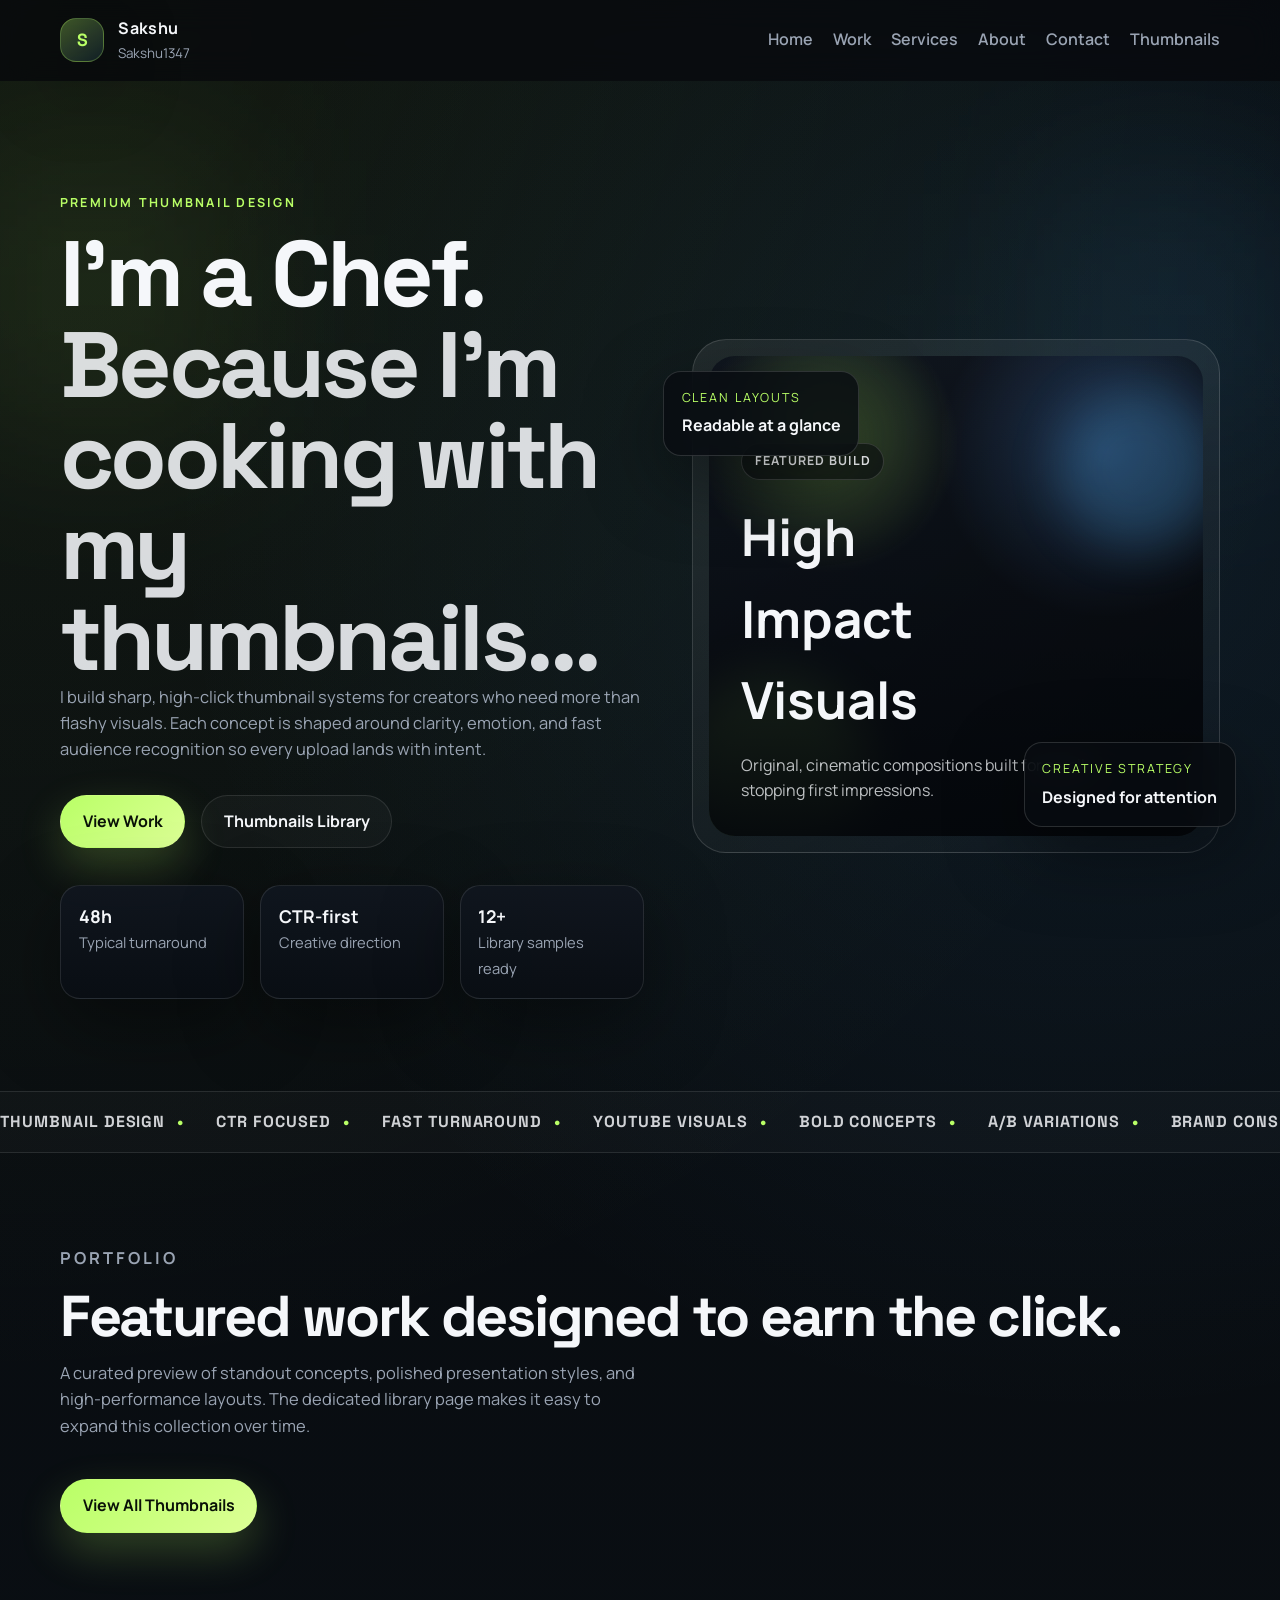
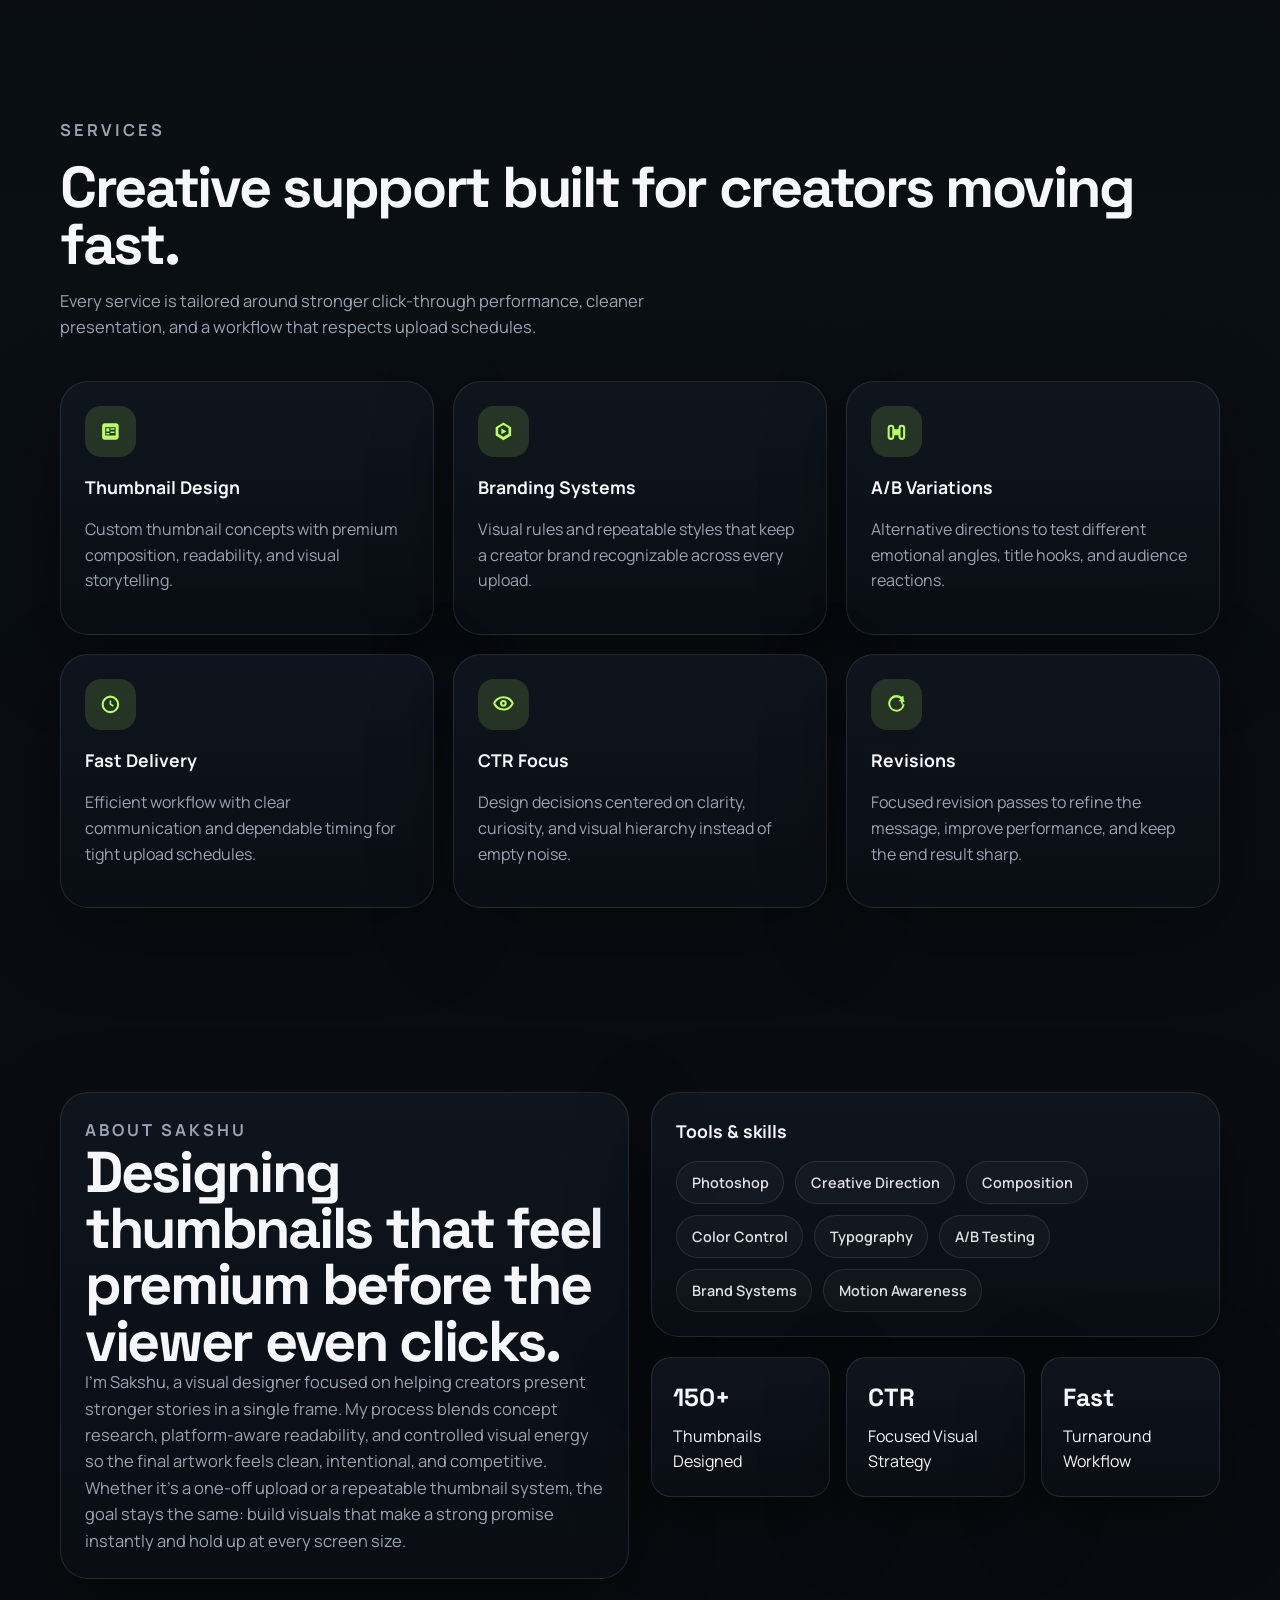
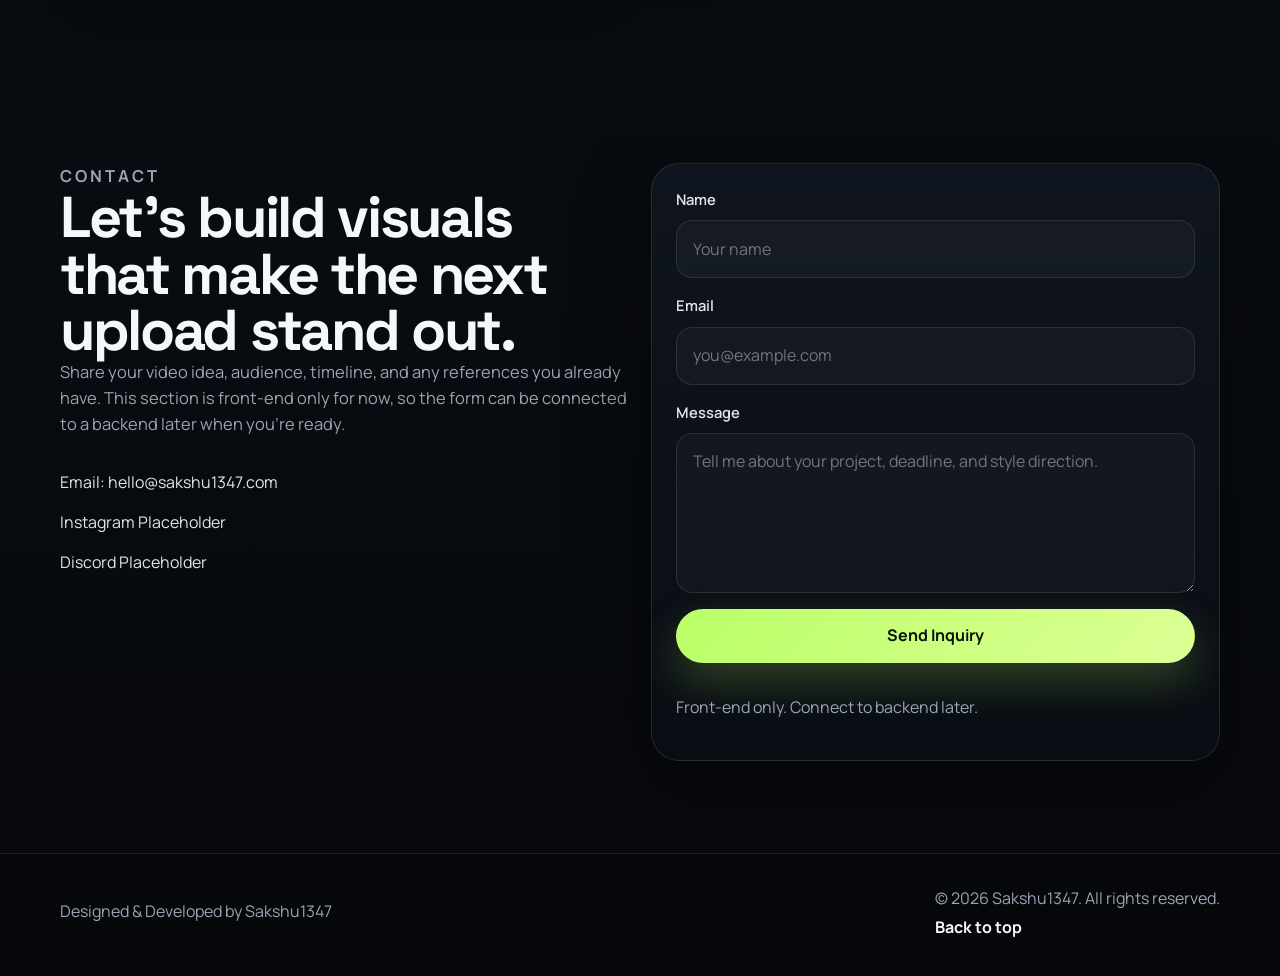
<file: index.html>
<!DOCTYPE html>
<html lang="en" data-page="home">
<head>
  <meta charset="UTF-8">
  <meta name="viewport" content="width=device-width, initial-scale=1.0">
  <title>Sakshu1347 | Thumbnail Designer Portfolio</title>
  <meta name="description" content="Sakshu1347 is a premium thumbnail designer crafting high-CTR, polished visuals for creators who want their videos to stand out.">
  <meta name="keywords" content="Sakshu1347, Sakshu, thumbnail designer, YouTube thumbnails, portfolio, creative direction">
  <meta name="author" content="Sakshu1347">
  <meta name="robots" content="index, follow">
  <meta name="theme-color" content="#07090d">
  <meta property="og:title" content="Sakshu1347 | Thumbnail Designer Portfolio">
  <meta property="og:description" content="A dark, premium portfolio for Sakshu featuring featured work, services, about, and a dedicated thumbnails library.">
  <meta property="og:type" content="website">
  <meta property="og:url" content="https://sakshu1347.github.io/">
  <meta property="og:image" content="assets/favicon.svg">
  <meta property="og:site_name" content="Sakshu1347 Portfolio">
  <link rel="icon" href="assets/favicon.svg" type="image/svg+xml">
  <link rel="preconnect" href="https://fonts.googleapis.com">
  <link rel="preconnect" href="https://fonts.gstatic.com" crossorigin>
  <link href="https://fonts.googleapis.com/css2?family=Manrope:wght@400;500;600;700;800&family=Space+Grotesk:wght@500;700&display=swap" rel="stylesheet">
  <link rel="stylesheet" href="style.css">
</head>
<body>
  <div class="site-shell">
    <header class="site-header" id="top">
      <div class="container nav-wrap">
        <a class="brand" href="#home" aria-label="Sakshu home">
          <span class="brand-mark">S</span>
          <span class="brand-copy">
            <strong>Sakshu</strong>
            <span>Sakshu1347</span>
          </span>
        </a>

        <button class="nav-toggle" type="button" aria-expanded="false" aria-controls="primary-nav" aria-label="Toggle navigation">
          <span></span>
          <span></span>
          <span></span>
        </button>

        <nav class="site-nav" id="primary-nav" aria-label="Primary">
          <a href="#home">Home</a>
          <a href="#work">Work</a>
          <a href="#services">Services</a>
          <a href="#about">About</a>
          <a href="#contact">Contact</a>
          <a href="thumbnails.html">Thumbnails</a>
        </nav>
      </div>
    </header>

    <main>
      <section class="hero section" id="home">
        <div class="hero-glow hero-glow-a"></div>
        <div class="hero-glow hero-glow-b"></div>
        <div class="container hero-grid">
          <div class="hero-copy">
            <p class="eyebrow">Premium Thumbnail Design</p>
            <h1 class="hero-title">I&rsquo;m a Chef.<br><span>Because I&rsquo;m cooking with my thumbnails...</span></h1>
            <p class="hero-text">
              I build sharp, high-click thumbnail systems for creators who need more than flashy visuals. Each concept is shaped around clarity, emotion, and fast audience recognition so every upload lands with intent.
            </p>

            <div class="hero-actions">
              <a class="button button-primary" href="#work">View Work</a>
              <a class="button button-secondary" href="thumbnails.html">Thumbnails Library</a>
            </div>

            <div class="hero-meta">
              <div class="meta-card">
                <strong>48h</strong>
                <span>Typical turnaround</span>
              </div>
              <div class="meta-card">
                <strong>CTR-first</strong>
                <span>Creative direction</span>
              </div>
              <div class="meta-card">
                <strong>12+</strong>
                <span>Library samples ready</span>
              </div>
            </div>
          </div>

          <div class="hero-visual" aria-hidden="true">
            <div class="hero-preview">
              <div class="preview-frame">
                <div class="preview-surface preview-surface-main">
                  <div class="preview-overlay">
                    <span class="preview-badge">Featured Build</span>
                    <div class="preview-copy">
                      <strong>High Impact Visuals</strong>
                      <p>Original, cinematic compositions built for scroll-stopping first impressions.</p>
                    </div>
                  </div>
                </div>
              </div>
              <div class="float-card float-card-top">
                <span>Clean Layouts</span>
                <strong>Readable at a glance</strong>
              </div>
              <div class="float-card float-card-bottom">
                <span>Creative Strategy</span>
                <strong>Designed for attention</strong>
              </div>
            </div>
          </div>
        </div>
      </section>

      <section class="marquee" aria-label="Highlight keywords">
        <div class="marquee-track">
          <span>Thumbnail Design</span>
          <span>CTR Focused</span>
          <span>Fast Turnaround</span>
          <span>YouTube Visuals</span>
          <span>Bold Concepts</span>
          <span>A/B Variations</span>
          <span>Brand Consistency</span>
          <span>Thumbnail Design</span>
          <span>CTR Focused</span>
          <span>Fast Turnaround</span>
          <span>YouTube Visuals</span>
          <span>Bold Concepts</span>
          <span>A/B Variations</span>
          <span>Brand Consistency</span>
        </div>
      </section>

      <section class="section section-work" id="work">
        <div class="container">
          <div class="section-heading">
            <p class="eyebrow">Portfolio</p>
            <h2>Featured work designed to earn the click.</h2>
            <p>
              A curated preview of standout concepts, polished presentation styles, and high-performance layouts. The dedicated library page makes it easy to expand this collection over time.
            </p>
          </div>

          <div class="section-actions">
            <a class="button button-primary" href="thumbnails.html">View All Thumbnails</a>
          </div>
        </div>
      </section>

      <section class="section" id="services">
        <div class="container">
          <div class="section-heading">
            <p class="eyebrow">Services</p>
            <h2>Creative support built for creators moving fast.</h2>
            <p>
              Every service is tailored around stronger click-through performance, cleaner presentation, and a workflow that respects upload schedules.
            </p>
          </div>

          <div class="services-grid">
            <article class="service-card">
              <div class="service-icon" aria-hidden="true">
                <svg viewBox="0 0 24 24" role="img">
                  <path d="M4 6.5C4 5.12 5.12 4 6.5 4h11C18.88 4 20 5.12 20 6.5v11c0 1.38-1.12 2.5-2.5 2.5h-11A2.5 2.5 0 0 1 4 17.5v-11Zm3 1.5v8h10V8H7Zm1 1h3v3H8V9Zm4 0h4v1.5h-4V9Zm0 3h4v1.5h-4V12Zm-4 1.5h3V15H8v-1.5Z"></path>
                </svg>
              </div>
              <h3>Thumbnail Design</h3>
              <p>Custom thumbnail concepts with premium composition, readability, and visual storytelling.</p>
            </article>

            <article class="service-card">
              <div class="service-icon" aria-hidden="true">
                <svg viewBox="0 0 24 24" role="img">
                  <path d="M12 3.5 4.5 8v8L12 20.5 19.5 16V8L12 3.5Zm0 2.28 5 3v5.44l-5 3-5-3V8.78l5-3Zm-2 3.47v5.5l5-2.75-5-2.75Z"></path>
                </svg>
              </div>
              <h3>Branding Systems</h3>
              <p>Visual rules and repeatable styles that keep a creator brand recognizable across every upload.</p>
            </article>

            <article class="service-card">
              <div class="service-icon" aria-hidden="true">
                <svg viewBox="0 0 24 24" role="img">
                  <path d="M6.75 5.5A3.25 3.25 0 0 1 10 8.75V10h4V8.75a3.25 3.25 0 1 1 6.5 0V17a3.25 3.25 0 1 1-6.5 0v-1.25H10V17a3.25 3.25 0 1 1-6.5 0V8.75A3.25 3.25 0 0 1 6.75 5.5Zm0 2A1.25 1.25 0 0 0 5.5 8.75V17a1.25 1.25 0 1 0 2.5 0V8.75A1.25 1.25 0 0 0 6.75 7.5Zm10.5 0A1.25 1.25 0 0 0 16 8.75V17a1.25 1.25 0 1 0 2.5 0V8.75a1.25 1.25 0 0 0-1.25-1.25Z"></path>
                </svg>
              </div>
              <h3>A/B Variations</h3>
              <p>Alternative directions to test different emotional angles, title hooks, and audience reactions.</p>
            </article>

            <article class="service-card">
              <div class="service-icon" aria-hidden="true">
                <svg viewBox="0 0 24 24" role="img">
                  <path d="M12 3.5a8.5 8.5 0 1 0 8.5 8.5A8.51 8.51 0 0 0 12 3.5Zm0 2A6.5 6.5 0 1 1 5.5 12 6.51 6.51 0 0 1 12 5.5Zm-.75 2.75v4.1l3.2 1.92.8-1.36-2.5-1.5V8.25h-1.5Z"></path>
                </svg>
              </div>
              <h3>Fast Delivery</h3>
              <p>Efficient workflow with clear communication and dependable timing for tight upload schedules.</p>
            </article>

            <article class="service-card">
              <div class="service-icon" aria-hidden="true">
                <svg viewBox="0 0 24 24" role="img">
                  <path d="M12 4c4.64 0 8.57 2.9 10 7-1.43 4.1-5.36 7-10 7S3.43 15.1 2 11c1.43-4.1 5.36-7 10-7Zm0 2c-3.5 0-6.52 2.01-7.9 5 1.38 2.99 4.4 5 7.9 5s6.52-2.01 7.9-5C18.52 8.01 15.5 6 12 6Zm0 1.75A3.25 3.25 0 1 1 8.75 11 3.25 3.25 0 0 1 12 7.75Zm0 2A1.25 1.25 0 1 0 13.25 11 1.25 1.25 0 0 0 12 9.75Z"></path>
                </svg>
              </div>
              <h3>CTR Focus</h3>
              <p>Design decisions centered on clarity, curiosity, and visual hierarchy instead of empty noise.</p>
            </article>

            <article class="service-card">
              <div class="service-icon" aria-hidden="true">
                <svg viewBox="0 0 24 24" role="img">
                  <path d="M12 3a8 8 0 0 1 7.9 6.75h-2.04A6 6 0 1 0 18 12h2a8 8 0 1 1-8-9Zm7 1v5h-5l1.93-1.93A6.98 6.98 0 0 1 19 12h-2a4.99 4.99 0 0 0-1.9-3.92L17 6.18V4h2Z"></path>
                </svg>
              </div>
              <h3>Revisions</h3>
              <p>Focused revision passes to refine the message, improve performance, and keep the end result sharp.</p>
            </article>
          </div>
        </div>
      </section>

      <section class="section section-about" id="about">
        <div class="container about-grid">
          <div class="about-copy card-panel">
            <p class="eyebrow">About Sakshu</p>
            <h2>Designing thumbnails that feel premium before the viewer even clicks.</h2>
            <p>
              I&rsquo;m Sakshu, a visual designer focused on helping creators present stronger stories in a single frame. My process blends concept research, platform-aware readability, and controlled visual energy so the final artwork feels clean, intentional, and competitive.
            </p>
            <p>
              Whether it&rsquo;s a one-off upload or a repeatable thumbnail system, the goal stays the same: build visuals that make a strong promise instantly and hold up at every screen size.
            </p>
          </div>

          <div class="about-side">
            <div class="card-panel">
              <h3>Tools &amp; skills</h3>
              <div class="chip-list">
                <span>Photoshop</span>
                <span>Creative Direction</span>
                <span>Composition</span>
                <span>Color Control</span>
                <span>Typography</span>
                <span>A/B Testing</span>
                <span>Brand Systems</span>
                <span>Motion Awareness</span>
              </div>
            </div>

            <div class="stats-grid">
              <article class="stat-card">
                <strong>150+</strong>
                <span>Thumbnails Designed</span>
              </article>
              <article class="stat-card">
                <strong>CTR</strong>
                <span>Focused Visual Strategy</span>
              </article>
              <article class="stat-card">
                <strong>Fast</strong>
                <span>Turnaround Workflow</span>
              </article>
            </div>
          </div>
        </div>
      </section>

      <section class="section" id="contact">
        <div class="container contact-grid">
          <div class="contact-copy">
            <p class="eyebrow">Contact</p>
            <h2>Let&rsquo;s build visuals that make the next upload stand out.</h2>
            <p>
              Share your video idea, audience, timeline, and any references you already have. This section is front-end only for now, so the form can be connected to a backend later when you&rsquo;re ready.
            </p>

            <div class="contact-links">
              <a href="mailto:hello@sakshu1347.com">Email: hello@sakshu1347.com</a>
              <a href="https://instagram.com/" target="_blank" rel="noreferrer">Instagram Placeholder</a>
              <a href="https://discord.com/users/988121504845815818" target="_blank" rel="noreferrer">Discord Placeholder</a>
            </div>
          </div>

          <div class="contact-card card-panel">
            <form class="contact-form">
              <label>
                <span>Name</span>
                <input type="text" name="name" placeholder="Your name">
              </label>

              <label>
                <span>Email</span>
                <input type="email" name="email" placeholder="you@example.com">
              </label>

              <label>
                <span>Message</span>
                <textarea name="message" rows="5" placeholder="Tell me about your project, deadline, and style direction."></textarea>
              </label>

              <button class="button button-primary" type="submit">Send Inquiry</button>
              <p class="form-note">Front-end only. Connect to backend later.</p>
            </form>
          </div>
        </div>
      </section>
    </main>

    <footer class="site-footer">
      <div class="container footer-wrap">
        <div>
          <p>Designed &amp; Developed by Sakshu1347</p>
        </div>
        <div>
          <p>&copy; <span id="year"></span> Sakshu1347. All rights reserved.</p>
          <a href="#top">Back to top</a>
        </div>
      </div>
    </footer>
  </div>

  <script src="script.js"></script>
</body>
</html>
</file>
<file: style.css>
:root {
  --bg: #07090d;
  --surface: rgba(15, 20, 28, 0.9);
  --text: #f5f7fa;
  --muted: #9aa4b3;
  --accent: #b9ff66;
  --border: rgba(255, 255, 255, 0.1);
  --shadow: 0 24px 80px rgba(0, 0, 0, 0.42);
  --surface-strong: #0d1219;
  --surface-soft: rgba(255, 255, 255, 0.04);
  --accent-soft: rgba(185, 255, 102, 0.14);
  --radius-lg: 28px;
  --radius-md: 20px;
  --radius-sm: 14px;
  --container: min(1160px, calc(100% - 2rem));
}

*,
*::before,
*::after {
  box-sizing: border-box;
}

html {
  scroll-behavior: smooth;
}

section[id] {
  scroll-margin-top: 6.5rem;
}

body {
  margin: 0;
  min-width: 320px;
  font-family: "Manrope", sans-serif;
  color: var(--text);
  background:
    radial-gradient(circle at top left, rgba(185, 255, 102, 0.08), transparent 32%),
    radial-gradient(circle at 85% 12%, rgba(80, 183, 255, 0.1), transparent 24%),
    linear-gradient(180deg, #06080b 0%, #0a0f14 45%, #07090d 100%);
  line-height: 1.6;
}

body.menu-open {
  overflow: hidden;
}

img {
  max-width: 100%;
  display: block;
}

a {
  color: inherit;
  text-decoration: none;
}

button,
input,
textarea,
select {
  font: inherit;
  color: inherit;
}

button {
  cursor: pointer;
}

main {
  position: relative;
  z-index: 1;
}

code {
  font-family: "Space Grotesk", sans-serif;
  font-size: 0.95em;
  color: var(--text);
}

.container {
  width: var(--container);
  margin: 0 auto;
}

.section {
  position: relative;
  padding: 5.75rem 0;
}

.site-header {
  position: sticky;
  top: 0;
  z-index: 40;
  backdrop-filter: blur(16px);
  background: rgba(7, 9, 13, 0.72);
  border-bottom: 1px solid transparent;
  transition: border-color 0.25s ease, background 0.25s ease;
}

.site-header.is-scrolled {
  border-color: var(--border);
  background: rgba(7, 9, 13, 0.88);
}

.nav-wrap {
  display: flex;
  align-items: center;
  justify-content: space-between;
  gap: 1.5rem;
  min-height: 5rem;
}

.brand {
  display: inline-flex;
  align-items: center;
  gap: 0.9rem;
}

.brand-mark {
  display: grid;
  place-items: center;
  width: 2.75rem;
  height: 2.75rem;
  border-radius: 16px;
  background: linear-gradient(145deg, rgba(185, 255, 102, 0.3), rgba(80, 183, 255, 0.1));
  border: 1px solid rgba(185, 255, 102, 0.28);
  font-family: "Space Grotesk", sans-serif;
  font-size: 1.1rem;
  font-weight: 700;
  color: var(--accent);
  box-shadow: var(--shadow);
}

.brand-copy {
  display: grid;
  gap: 0.08rem;
}

.brand-copy strong {
  font-size: 1rem;
  letter-spacing: 0.02em;
}

.brand-copy span {
  color: var(--muted);
  font-size: 0.84rem;
}

.site-nav {
  display: flex;
  align-items: center;
  gap: 1.25rem;
}

.site-nav a {
  position: relative;
  color: var(--muted);
  font-weight: 600;
  transition: color 0.25s ease;
}

.site-nav a:hover,
.site-nav a[aria-current="page"] {
  color: var(--text);
}

.site-nav a::after {
  content: "";
  position: absolute;
  left: 0;
  bottom: -0.5rem;
  width: 100%;
  height: 2px;
  transform: scaleX(0);
  transform-origin: left;
  background: linear-gradient(90deg, var(--accent), transparent);
  transition: transform 0.25s ease;
}

.site-nav a:hover::after,
.site-nav a[aria-current="page"]::after {
  transform: scaleX(1);
}

.nav-toggle {
  display: none;
  width: 3rem;
  height: 3rem;
  padding: 0;
  border: 1px solid var(--border);
  border-radius: 16px;
  background: rgba(255, 255, 255, 0.02);
  align-items: center;
  justify-content: center;
  flex-direction: column;
  gap: 0.28rem;
}

.nav-toggle span {
  display: block;
  width: 1.2rem;
  height: 2px;
  border-radius: 999px;
  background: var(--text);
  transition: transform 0.25s ease, opacity 0.25s ease;
}

.nav-toggle[aria-expanded="true"] span:nth-child(1) {
  transform: translateY(6px) rotate(45deg);
}

.nav-toggle[aria-expanded="true"] span:nth-child(2) {
  opacity: 0;
}

.nav-toggle[aria-expanded="true"] span:nth-child(3) {
  transform: translateY(-6px) rotate(-45deg);
}

.eyebrow {
  margin: 0 0 1rem;
  color: var(--accent);
  text-transform: uppercase;
  letter-spacing: 0.18em;
  font-size: 0.78rem;
  font-weight: 700;
}

.hero {
  overflow: clip;
  padding-top: 7rem;
}

.hero-grid {
  position: relative;
  display: grid;
  grid-template-columns: minmax(0, 1.05fr) minmax(320px, 0.95fr);
  gap: 3rem;
  align-items: center;
}

.hero-title,
.section-heading h2,
.about-copy h2,
.contact-copy h2,
.library-hero h1,
.help-box h2,
.lightbox-head h2 {
  font-family: "Space Grotesk", sans-serif;
  font-weight: 700;
  line-height: 0.98;
  letter-spacing: -0.04em;
}

.hero-title {
  margin: 0;
  font-size: clamp(3.4rem, 8vw, 5.8rem);
  max-width: 11ch;
}

.hero-title span {
  color: rgba(245, 247, 250, 0.88);
}

.hero-text,
.section-heading p,
.about-copy p,
.contact-copy p,
.library-copy {
  margin: 0;
  color: var(--muted);
  font-size: 1.03rem;
  max-width: 60ch;
}

.hero-actions,
.section-actions {
  display: flex;
  flex-wrap: wrap;
  gap: 1rem;
  margin-top: 2rem;
}

.button {
  display: inline-flex;
  align-items: center;
  justify-content: center;
  gap: 0.5rem;
  min-height: 3.35rem;
  padding: 0 1.35rem;
  border-radius: 999px;
  border: 1px solid transparent;
  font-weight: 700;
  transition: transform 0.25s ease, box-shadow 0.25s ease, border-color 0.25s ease, background 0.25s ease;
}

.button:hover {
  transform: translateY(-2px);
}

.button-primary {
  background: linear-gradient(135deg, var(--accent) 0%, #ddff96 100%);
  color: #091107;
  box-shadow: 0 18px 44px rgba(185, 255, 102, 0.22);
}

.button-secondary {
  background: rgba(255, 255, 255, 0.03);
  border-color: var(--border);
}

.button-secondary:hover {
  border-color: rgba(185, 255, 102, 0.36);
  box-shadow: 0 18px 44px rgba(0, 0, 0, 0.18);
}

.hero-meta {
  display: grid;
  grid-template-columns: repeat(3, minmax(0, 1fr));
  gap: 1rem;
  margin-top: 2.3rem;
}

.meta-card,
.card-panel,
.service-card,
.stat-card,
.project-card,
.library-controls,
.help-box,
.thumbnail-card,
.lightbox-dialog {
  border: 1px solid var(--border);
  background: linear-gradient(180deg, rgba(16, 22, 31, 0.92), rgba(10, 14, 20, 0.92));
  box-shadow: var(--shadow);
}

.meta-card {
  padding: 1rem 1.1rem;
  border-radius: var(--radius-md);
}

.meta-card strong {
  display: block;
  font-size: 1.1rem;
}

.meta-card span {
  color: var(--muted);
  font-size: 0.92rem;
}

.hero-visual {
  position: relative;
  min-height: 32rem;
}

.hero-preview {
  position: relative;
  width: min(100%, 34rem);
  margin-left: auto;
}

.preview-frame {
  position: relative;
  border-radius: 34px;
  padding: 1rem;
  background: linear-gradient(155deg, rgba(255, 255, 255, 0.08), rgba(255, 255, 255, 0.01));
  border: 1px solid rgba(255, 255, 255, 0.14);
}

.preview-surface {
  min-height: 30rem;
  border-radius: 26px;
  overflow: hidden;
  position: relative;
}

.preview-surface-main {
  background:
    radial-gradient(circle at 24% 18%, rgba(185, 255, 102, 0.32), transparent 24%),
    radial-gradient(circle at 80% 20%, rgba(91, 160, 255, 0.28), transparent 30%),
    linear-gradient(135deg, rgba(16, 22, 31, 0.84), rgba(9, 12, 17, 0.98)),
    linear-gradient(135deg, #121924, #06090e);
}

.preview-surface-main::before,
.preview-surface-main::after {
  content: "";
  position: absolute;
  border-radius: 50%;
  filter: blur(24px);
}

.preview-surface-main::before {
  width: 12rem;
  height: 12rem;
  left: -2rem;
  bottom: -2rem;
  background: rgba(185, 255, 102, 0.18);
}

.preview-surface-main::after {
  width: 10rem;
  height: 10rem;
  right: -1rem;
  top: 2rem;
  background: rgba(80, 183, 255, 0.2);
}

.preview-overlay {
  position: absolute;
  inset: 0;
  display: flex;
  flex-direction: column;
  justify-content: flex-end;
  padding: 2rem;
  background:
    linear-gradient(180deg, transparent 0%, rgba(4, 7, 11, 0.3) 42%, rgba(4, 7, 11, 0.92) 100%);
}

.preview-badge,
.project-pill {
  display: inline-flex;
  width: fit-content;
  align-items: center;
  gap: 0.4rem;
  padding: 0.45rem 0.8rem;
  border-radius: 999px;
  background: rgba(7, 9, 13, 0.54);
  border: 1px solid rgba(255, 255, 255, 0.16);
  backdrop-filter: blur(16px);
  color: var(--text);
  font-size: 0.78rem;
  font-weight: 700;
  letter-spacing: 0.08em;
  text-transform: uppercase;
}

.preview-copy {
  margin-top: 1rem;
}

.preview-copy strong {
  display: block;
  font-size: clamp(1.8rem, 4vw, 3.25rem);
  max-width: 8ch;
}

.preview-copy p {
  margin: 0.7rem 0 0;
  color: rgba(245, 247, 250, 0.76);
  max-width: 25rem;
}

.float-card {
  position: absolute;
  max-width: 15rem;
  padding: 1rem 1.1rem;
  border-radius: 18px;
  background: rgba(8, 12, 17, 0.82);
  border: 1px solid rgba(255, 255, 255, 0.14);
  backdrop-filter: blur(16px);
  box-shadow: var(--shadow);
}

.float-card span {
  display: block;
  color: var(--accent);
  font-size: 0.78rem;
  text-transform: uppercase;
  letter-spacing: 0.15em;
}

.float-card strong {
  display: block;
  margin-top: 0.35rem;
}

.float-card-top {
  top: 2rem;
  left: -1.8rem;
}

.float-card-bottom {
  right: -1rem;
  bottom: 1.6rem;
}

.hero-glow,
.library-glow {
  position: absolute;
  pointer-events: none;
  filter: blur(100px);
  opacity: 0.7;
}

.hero-glow-a,
.library-glow-a {
  width: 16rem;
  height: 16rem;
  top: 5rem;
  left: -2rem;
  background: rgba(185, 255, 102, 0.14);
}

.hero-glow-b,
.library-glow-b {
  width: 14rem;
  height: 14rem;
  top: 7rem;
  right: 0;
  background: rgba(80, 183, 255, 0.16);
}

.marquee {
  overflow: hidden;
  border-top: 1px solid var(--border);
  border-bottom: 1px solid var(--border);
  background: rgba(255, 255, 255, 0.02);
}

.marquee-track {
  display: flex;
  gap: 2rem;
  width: max-content;
  padding: 1.1rem 0;
  animation: marquee-scroll 28s linear infinite;
}

.marquee-track span {
  display: inline-flex;
  align-items: center;
  gap: 0.75rem;
  color: rgba(245, 247, 250, 0.84);
  font-family: "Space Grotesk", sans-serif;
  font-weight: 700;
  letter-spacing: 0.06em;
  text-transform: uppercase;
  white-space: nowrap;
}

.marquee-track span::after {
  content: "\2022";
  color: var(--accent);
}

@keyframes marquee-scroll {
  from {
    transform: translateX(0);
  }
  to {
    transform: translateX(-50%);
  }
}

.section-heading {
  display: grid;
  gap: 1rem;
  margin-bottom: 2.5rem;
}

.section-heading h2,
.about-copy h2,
.contact-copy h2,
.library-hero h1,
.help-box h2 {
  margin: 0;
  font-size: clamp(2.2rem, 5vw, 3.6rem);
}

.project-grid {
  display: grid;
  grid-template-columns: repeat(4, minmax(0, 1fr));
  gap: 1.2rem;
}

.project-card {
  position: relative;
  overflow: hidden;
  border-radius: var(--radius-lg);
  transition: transform 0.28s ease, border-color 0.28s ease, box-shadow 0.28s ease;
}

.project-card:hover,
.service-card:hover,
.thumbnail-card:hover {
  transform: translateY(-8px);
  border-color: rgba(185, 255, 102, 0.32);
  box-shadow: 0 24px 60px rgba(0, 0, 0, 0.38), 0 0 0 1px rgba(185, 255, 102, 0.06);
}

.project-image {
  position: relative;
  min-height: 15rem;
  overflow: hidden;
}

.project-image::before {
  content: "";
  position: absolute;
  inset: 0;
  transition: transform 0.4s ease;
}

.project-card:hover .project-image::before {
  transform: scale(1.06);
}

.project-card-01 .project-image::before {
  background:
    radial-gradient(circle at 28% 24%, rgba(185, 255, 102, 0.34), transparent 24%),
    linear-gradient(135deg, rgba(25, 33, 47, 0.85), rgba(9, 13, 18, 0.92)),
    linear-gradient(145deg, #101824, #04070b);
}

.project-card-02 .project-image::before {
  background:
    radial-gradient(circle at 78% 24%, rgba(255, 149, 0, 0.26), transparent 24%),
    linear-gradient(145deg, rgba(80, 183, 255, 0.22), transparent 30%),
    linear-gradient(150deg, #131a24, #06080c);
}

.project-card-03 .project-image::before {
  background:
    radial-gradient(circle at 20% 70%, rgba(185, 255, 102, 0.2), transparent 18%),
    linear-gradient(155deg, rgba(107, 70, 255, 0.18), transparent 30%),
    linear-gradient(140deg, #121926, #06080d);
}

.project-card-04 .project-image::before {
  background:
    radial-gradient(circle at 24% 20%, rgba(255, 79, 79, 0.18), transparent 24%),
    linear-gradient(150deg, rgba(185, 255, 102, 0.16), transparent 28%),
    linear-gradient(135deg, #151d27, #070a10);
}

.project-card-05 .project-image::before {
  background:
    radial-gradient(circle at 80% 72%, rgba(80, 183, 255, 0.18), transparent 24%),
    linear-gradient(135deg, rgba(255, 170, 60, 0.12), transparent 30%),
    linear-gradient(140deg, #111823, #06080d);
}

.project-card-06 .project-image::before {
  background:
    radial-gradient(circle at 72% 28%, rgba(185, 255, 102, 0.18), transparent 24%),
    linear-gradient(135deg, rgba(255, 255, 255, 0.06), transparent 26%),
    linear-gradient(140deg, #121925, #05070b);
}

.project-card-07 .project-image::before {
  background:
    radial-gradient(circle at 25% 75%, rgba(255, 86, 156, 0.18), transparent 24%),
    linear-gradient(135deg, rgba(80, 183, 255, 0.12), transparent 30%),
    linear-gradient(150deg, #111924, #06080d);
}

.project-card-08 .project-image::before {
  background:
    radial-gradient(circle at 80% 18%, rgba(185, 255, 102, 0.18), transparent 24%),
    linear-gradient(145deg, rgba(255, 132, 0, 0.12), transparent 30%),
    linear-gradient(135deg, #121a25, #05070a);
}

.project-pill {
  position: absolute;
  top: 1rem;
  left: 1rem;
  z-index: 1;
}

.project-content {
  padding: 1.2rem 1.2rem 1.35rem;
}

.project-content h3,
.service-card h3,
.card-panel h3,
.thumbnail-card h2 {
  margin: 0;
  font-size: 1.1rem;
}

.project-category {
  margin: 0.3rem 0 0.55rem;
  color: var(--accent);
  font-size: 0.9rem;
  font-weight: 700;
}

.project-content p:last-child,
.service-card p,
.form-note,
.help-box p,
.results-count,
.thumbnail-card p,
.thumbnail-meta span,
.library-status {
  color: var(--muted);
}

.services-grid {
  display: grid;
  grid-template-columns: repeat(3, minmax(0, 1fr));
  gap: 1.2rem;
}

.service-card,
.card-panel,
.help-box {
  border-radius: var(--radius-lg);
  padding: 1.5rem;
}

.help-box ol {
  margin: 1rem 0 0;
  padding-left: 1.2rem;
  color: var(--muted);
}

.help-box li + li {
  margin-top: 0.55rem;
}

.service-card {
  transition: transform 0.28s ease, border-color 0.28s ease, box-shadow 0.28s ease;
}

.service-icon {
  display: inline-grid;
  place-items: center;
  width: 3.2rem;
  height: 3.2rem;
  margin-bottom: 1rem;
  border-radius: 16px;
  background: var(--accent-soft);
  color: var(--accent);
}

.service-icon svg {
  width: 1.55rem;
  height: 1.55rem;
  fill: currentColor;
}

.about-grid,
.contact-grid,
.library-hero-grid {
  display: grid;
  grid-template-columns: repeat(2, minmax(0, 1fr));
  gap: 1.4rem;
  align-items: start;
}

.about-side {
  display: grid;
  gap: 1.25rem;
}

.chip-list {
  display: flex;
  flex-wrap: wrap;
  gap: 0.7rem;
  margin-top: 1rem;
}

.chip-list span,
.filter-chip {
  display: inline-flex;
  align-items: center;
  padding: 0.55rem 0.9rem;
  border-radius: 999px;
  border: 1px solid var(--border);
  background: rgba(255, 255, 255, 0.03);
  color: rgba(245, 247, 250, 0.9);
  font-size: 0.9rem;
  font-weight: 600;
}

.stats-grid {
  display: grid;
  grid-template-columns: repeat(3, minmax(0, 1fr));
  gap: 1rem;
}

.stat-card {
  padding: 1.3rem;
  border-radius: var(--radius-md);
}

.stat-card strong {
  display: block;
  margin-bottom: 0.35rem;
  font-family: "Space Grotesk", sans-serif;
  font-size: 1.55rem;
}

.contact-links {
  display: grid;
  gap: 0.9rem;
  margin-top: 2rem;
}

.contact-links a {
  width: fit-content;
  color: rgba(245, 247, 250, 0.92);
  transition: color 0.25s ease;
}

.contact-links a:hover {
  color: var(--accent);
}

.contact-form {
  display: grid;
  gap: 1rem;
}

.contact-form label,
.control-block {
  display: grid;
  gap: 0.55rem;
}

.contact-form span,
.control-block span {
  color: rgba(245, 247, 250, 0.92);
  font-size: 0.92rem;
  font-weight: 600;
}

.contact-form input,
.contact-form textarea,
.control-block input,
.control-block select {
  width: 100%;
  padding: 0.95rem 1rem;
  border-radius: 16px;
  border: 1px solid var(--border);
  background: rgba(255, 255, 255, 0.03);
  outline: none;
  transition: border-color 0.25s ease, box-shadow 0.25s ease, background 0.25s ease;
}

.contact-form input:focus,
.contact-form textarea:focus,
.control-block input:focus,
.control-block select:focus {
  border-color: rgba(185, 255, 102, 0.42);
  box-shadow: 0 0 0 4px rgba(185, 255, 102, 0.08);
  background: rgba(255, 255, 255, 0.05);
}

.contact-form textarea {
  resize: vertical;
  min-height: 8rem;
}

.site-footer {
  padding: 1.8rem 0 2.2rem;
  border-top: 1px solid var(--border);
  background: rgba(5, 7, 10, 0.88);
}

.footer-wrap {
  display: flex;
  justify-content: space-between;
  gap: 1.5rem;
  align-items: center;
}

.footer-wrap p {
  margin: 0.2rem 0;
  color: var(--muted);
}

.footer-wrap a {
  color: var(--text);
  font-weight: 700;
}

.library-page .section {
  padding-top: 4.75rem;
}

.library-hero {
  overflow: clip;
  padding-top: 6rem;
}

.library-hero-grid {
  align-items: end;
}

.library-controls {
  display: grid;
  grid-template-columns: minmax(0, 1fr) 14rem;
  gap: 1rem;
  padding: 1.3rem;
}

.library-toolbar {
  display: flex;
  gap: 1rem;
  justify-content: space-between;
  align-items: center;
  margin: 1.5rem 0 1rem;
}

.filter-chips {
  display: flex;
  flex-wrap: wrap;
  gap: 0.75rem;
}

.filter-chip {
  background: rgba(255, 255, 255, 0.03);
  cursor: pointer;
  transition: border-color 0.25s ease, background 0.25s ease, color 0.25s ease, transform 0.25s ease;
}

.filter-chip:hover,
.filter-chip.is-active {
  transform: translateY(-2px);
  border-color: rgba(185, 255, 102, 0.34);
  background: rgba(185, 255, 102, 0.1);
  color: var(--text);
}

.library-status {
  margin: 0 0 1rem;
  min-height: 1.5rem;
}

.thumbnail-grid {
  display: grid;
  grid-template-columns: repeat(4, minmax(0, 1fr));
  gap: 1rem;
}

.thumbnail-card {
  padding: 0;
  overflow: hidden;
  border-radius: 24px;
  transition: transform 0.28s ease, border-color 0.28s ease, box-shadow 0.28s ease;
}

.thumbnail-card-button {
  width: 100%;
  padding: 0;
  border: 0;
  background: transparent;
  text-align: left;
}

.thumbnail-visual {
  position: relative;
  aspect-ratio: 16 / 9;
  overflow: hidden;
  background: linear-gradient(145deg, rgba(255, 255, 255, 0.04), rgba(255, 255, 255, 0.02));
}

.thumbnail-visual img {
  width: 100%;
  height: 100%;
  object-fit: cover;
}

.thumbnail-card:hover .thumbnail-visual img {
  transform: scale(1.04);
}

.thumbnail-card img {
  transition: transform 0.4s ease;
}

.thumbnail-meta {
  display: grid;
  gap: 0.3rem;
  padding: 1rem 1rem 1.15rem;
}

.thumbnail-meta h2 {
  font-size: 1rem;
}

.thumbnail-meta strong {
  color: var(--accent);
  font-size: 0.88rem;
}

.thumbnail-link {
  display: inline-flex;
  width: fit-content;
  margin-top: 0.6rem;
  color: var(--text);
  font-size: 0.9rem;
  font-weight: 700;
}

.thumbnail-empty {
  padding: 2rem;
  border-radius: var(--radius-lg);
  border: 1px dashed var(--border);
  color: var(--muted);
  text-align: center;
}

.lightbox {
  position: fixed;
  inset: 0;
  display: grid;
  place-items: center;
  padding: 1rem;
  opacity: 0;
  visibility: hidden;
  transition: opacity 0.25s ease, visibility 0.25s ease;
  z-index: 70;
}

.lightbox.is-open {
  opacity: 1;
  visibility: visible;
}

.lightbox-backdrop {
  position: absolute;
  inset: 0;
  background: rgba(4, 7, 10, 0.84);
  backdrop-filter: blur(16px);
}

.lightbox-dialog {
  position: relative;
  display: grid;
  grid-template-columns: minmax(0, 1.25fr) minmax(300px, 0.75fr);
  width: min(1120px, 100%);
  border-radius: 30px;
  overflow: hidden;
}

.lightbox-media {
  min-height: 24rem;
  background: linear-gradient(145deg, rgba(255, 255, 255, 0.04), rgba(255, 255, 255, 0.02));
}

.lightbox-media img {
  width: 100%;
  height: 100%;
  object-fit: cover;
}

.lightbox-content {
  display: grid;
  gap: 1.4rem;
  padding: 1.6rem;
  background: rgba(9, 13, 18, 0.95);
}

.lightbox-head {
  display: flex;
  justify-content: space-between;
  gap: 1rem;
  align-items: start;
}

.lightbox-head h2 {
  font-size: clamp(1.9rem, 4vw, 2.8rem);
}

.lightbox-meta {
  display: grid;
  gap: 1rem;
  grid-template-columns: repeat(3, minmax(0, 1fr));
}

.lightbox-meta span {
  display: block;
  margin-bottom: 0.35rem;
  color: var(--muted);
  font-size: 0.84rem;
  text-transform: uppercase;
  letter-spacing: 0.1em;
}

.lightbox-meta strong {
  display: block;
  font-size: 1rem;
}

.lightbox-close,
.lightbox-nav {
  position: absolute;
  z-index: 2;
  width: 3rem;
  height: 3rem;
  border: 1px solid rgba(255, 255, 255, 0.12);
  border-radius: 999px;
  background: rgba(8, 12, 17, 0.82);
  color: var(--text);
}

.lightbox-close {
  top: 1rem;
  right: 1rem;
  font-size: 1.6rem;
  line-height: 1;
}

.lightbox-nav {
  top: 50%;
  transform: translateY(-50%);
  font-size: 1.35rem;
}

.lightbox-prev {
  left: 1rem;
}

.lightbox-next {
  right: calc(35% + 1rem);
}

@media (max-width: 1080px) {
  .hero-grid,
  .project-grid,
  .services-grid,
  .thumbnail-grid {
    grid-template-columns: repeat(2, minmax(0, 1fr));
  }

  .hero-grid,
  .about-grid,
  .contact-grid,
  .library-hero-grid,
  .lightbox-dialog {
    grid-template-columns: 1fr;
  }

  .hero-visual {
    min-height: auto;
  }

  .hero-preview {
    margin: 0 auto;
  }

  .lightbox-next {
    right: 1rem;
  }
}

@media (max-width: 820px) {
  .site-nav {
    position: absolute;
    top: calc(100% + 0.75rem);
    left: 1rem;
    right: 1rem;
    display: grid;
    gap: 0.5rem;
    padding: 1rem;
    border-radius: 22px;
    border: 1px solid var(--border);
    background: rgba(8, 11, 16, 0.96);
    box-shadow: var(--shadow);
    opacity: 0;
    visibility: hidden;
    transform: translateY(-10px);
    transition: opacity 0.25s ease, visibility 0.25s ease, transform 0.25s ease;
  }

  .site-nav.is-open {
    opacity: 1;
    visibility: visible;
    transform: translateY(0);
  }

  .nav-toggle {
    display: inline-flex;
  }

  .hero-meta,
  .stats-grid,
  .lightbox-meta,
  .library-controls {
    grid-template-columns: 1fr;
  }

  .footer-wrap,
  .library-toolbar,
  .lightbox-head {
    flex-direction: column;
    align-items: start;
  }

  .float-card-top {
    left: 1rem;
    top: 1rem;
  }

  .float-card-bottom {
    right: 1rem;
    bottom: 1rem;
  }
}

@media (max-width: 620px) {
  .section,
  .library-page .section {
    padding: 4.25rem 0;
  }

  .hero {
    padding-top: 5.5rem;
  }

  .hero-title {
    font-size: clamp(2.8rem, 16vw, 4.2rem);
  }

  .preview-surface {
    min-height: 24rem;
  }

  .project-grid,
  .services-grid,
  .thumbnail-grid {
    grid-template-columns: 1fr;
  }

  .site-header .container,
  .container {
    width: min(100% - 1.2rem, 100%);
  }

  .card-panel,
  .service-card,
  .help-box {
    padding: 1.2rem;
  }

  .lightbox {
    padding: 0.6rem;
  }

  .lightbox-dialog {
    border-radius: 24px;
  }

  .lightbox-content {
    padding-top: 3.6rem;
  }
}
</file>
